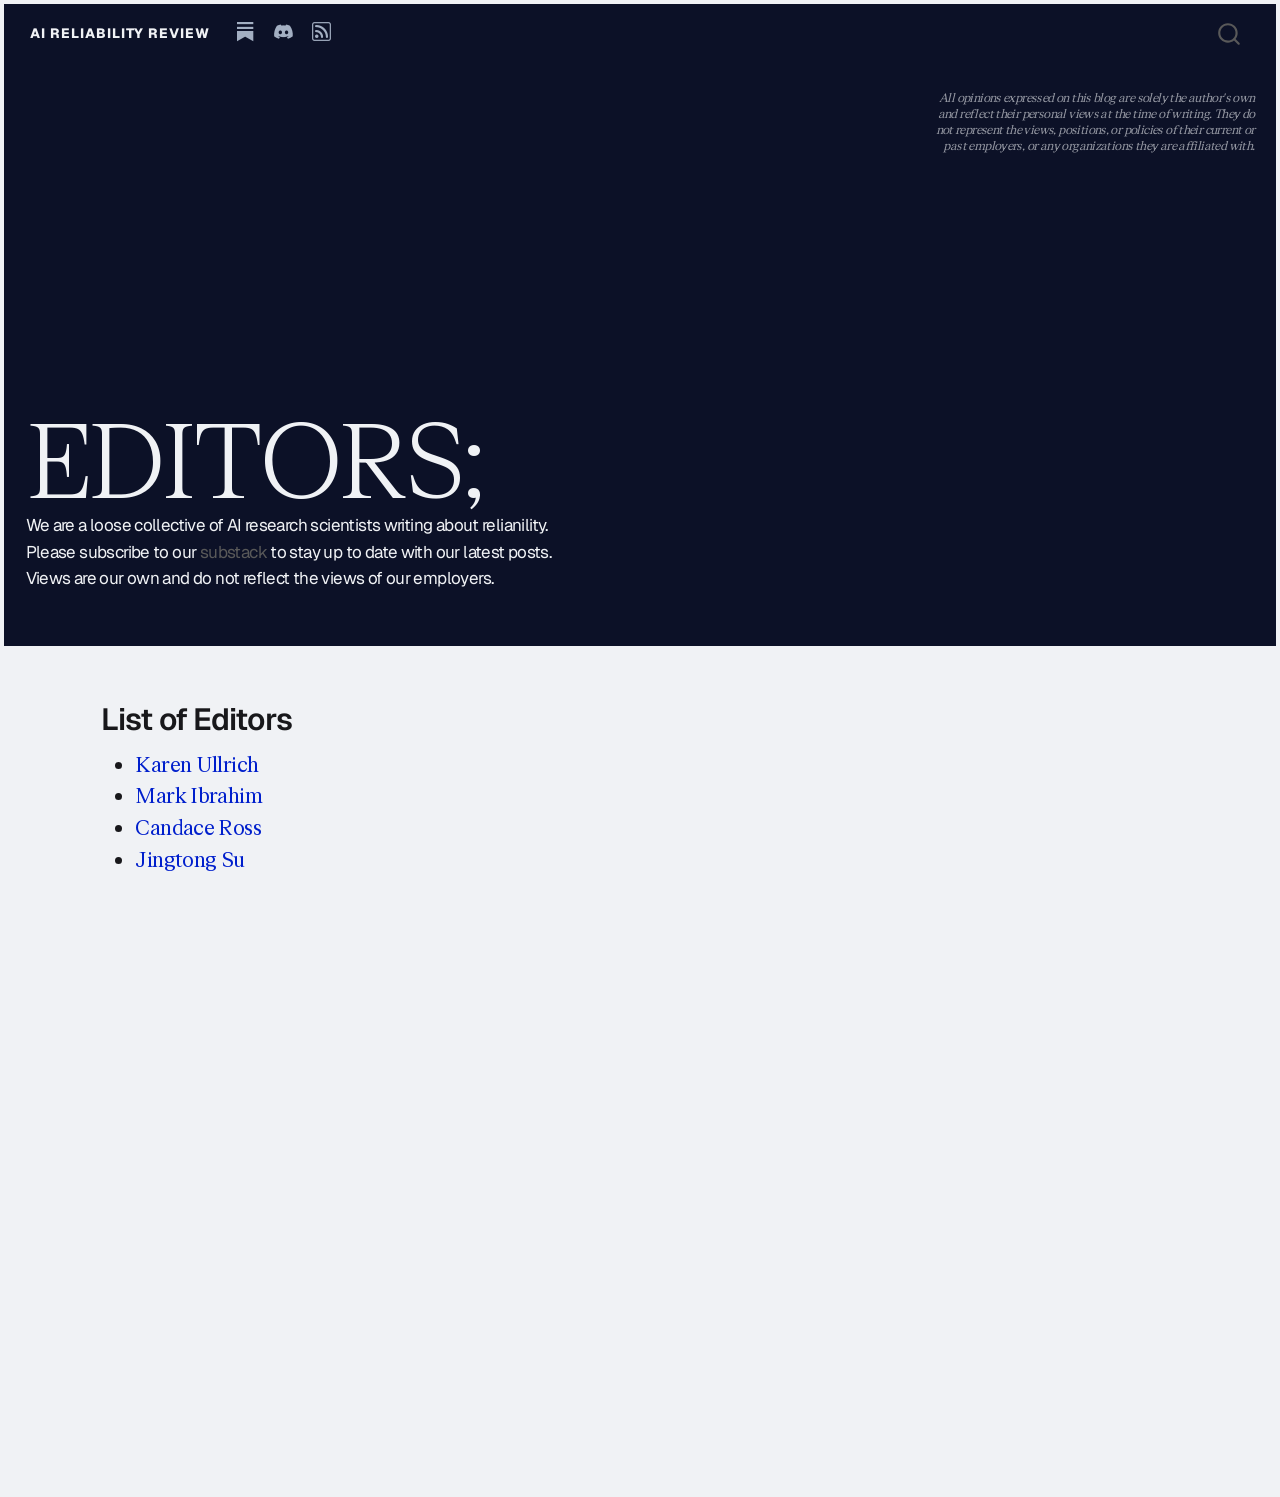
<file: editors.html>
<!DOCTYPE html>
<html xmlns="http://www.w3.org/1999/xhtml" lang="en" xml:lang="en"><head>

<meta charset="utf-8">
<meta name="generator" content="quarto-1.9.38">

<meta name="viewport" content="width=device-width, initial-scale=1.0, user-scalable=yes">

<meta name="description" content="We are a loose collective of AI research scientists writing about relianility. Please subscribe to our substack to stay up to date with our latest posts. Views are our own and do not reflect the views of our employers.">

<title>EDITORS; – AI RELIABILITY REVIEW</title>
<style>
/* Default styles provided by pandoc.
** See https://pandoc.org/MANUAL.html#variables-for-html for config info.
*/
code{white-space: pre-wrap;}
span.smallcaps{font-variant: small-caps;}
div.columns{display: flex; gap: min(4vw, 1.5em);}
div.column{flex: auto; overflow-x: auto;}
div.hanging-indent{margin-left: 1.5em; text-indent: -1.5em;}
ul.task-list{list-style: none;}
ul.task-list li input[type="checkbox"] {
  width: 0.8em;
  margin: 0 0.8em 0.2em -1em; /* quarto-specific, see https://github.com/quarto-dev/quarto-cli/issues/4556 */ 
  vertical-align: middle;
}
</style>


<script src="site_libs/quarto-nav/quarto-nav.js"></script>
<script src="site_libs/quarto-nav/headroom.min.js"></script>
<script src="site_libs/clipboard/clipboard.min.js"></script>
<script src="site_libs/quarto-search/autocomplete.umd.js"></script>
<script src="site_libs/quarto-search/fuse.min.js"></script>
<script src="site_libs/quarto-search/quarto-search.js"></script>
<meta name="quarto:offset" content="./">
<script src="site_libs/quarto-html/quarto.js" type="module"></script>
<script src="site_libs/quarto-html/tabsets/tabsets.js" type="module"></script>
<script src="site_libs/quarto-html/popper.min.js"></script>
<script src="site_libs/quarto-html/tippy.umd.min.js"></script>
<script src="site_libs/quarto-html/anchor.min.js"></script>
<link href="site_libs/quarto-html/tippy.css" rel="stylesheet">
<link href="site_libs/quarto-html/quarto-syntax-highlighting-15634bcf2e68342d4ad2dfa704d543f6.css" rel="stylesheet" id="quarto-text-highlighting-styles">
<script src="site_libs/bootstrap/bootstrap.min.js"></script>
<link href="site_libs/bootstrap/bootstrap-icons.css" rel="stylesheet">
<link href="site_libs/bootstrap/bootstrap-887cb95d8abf5ad28a22599edb5cda31.min.css" rel="stylesheet" append-hash="true" id="quarto-bootstrap" data-mode="light">
<script id="quarto-search-options" type="application/json">{
  "location": "navbar",
  "copy-button": false,
  "collapse-after": 3,
  "panel-placement": "end",
  "type": "overlay",
  "limit": 50,
  "keyboard-shortcut": [
    "f",
    "/",
    "s"
  ],
  "show-item-context": false,
  "language": {
    "search-no-results-text": "No results",
    "search-matching-documents-text": "matching documents",
    "search-copy-link-title": "Copy link to search",
    "search-hide-matches-text": "Hide additional matches",
    "search-more-match-text": "more match in this document",
    "search-more-matches-text": "more matches in this document",
    "search-clear-button-title": "Clear",
    "search-text-placeholder": "",
    "search-detached-cancel-button-title": "Cancel",
    "search-submit-button-title": "Submit",
    "search-label": "Search"
  }
}</script>


<link rel="stylesheet" href="styles/styles.css">
<link rel="stylesheet" href="styles/fonts.css">
</head>

<body class="nav-fixed fullcontent quarto-light">

<div id="quarto-search-results"></div>
  <header id="quarto-header" class="headroom fixed-top quarto-banner">
    <nav class="navbar navbar-expand-lg " data-bs-theme="dark">
      <div class="navbar-container container-fluid">
      <div class="navbar-brand-container mx-auto">
    <a class="navbar-brand" href="./index.html">
    <span class="navbar-title">AI RELIABILITY REVIEW</span>
    </a>
  </div>
            <div id="quarto-search" class="" title="Search"></div>
          <button class="navbar-toggler" type="button" data-bs-toggle="collapse" data-bs-target="#navbarCollapse" aria-controls="navbarCollapse" role="menu" aria-expanded="false" aria-label="Toggle navigation" onclick="if (window.quartoToggleHeadroom) { window.quartoToggleHeadroom(); }">
  <span class="navbar-toggler-icon"></span>
</button>
          <div class="collapse navbar-collapse" id="navbarCollapse">
            <ul class="navbar-nav navbar-nav-scroll me-auto">
  <li class="nav-item compact">
    <a class="nav-link" href="https://aireliabilityreview.substack.com/"> <i class="bi bi-substack" role="img">
</i> 
<span class="menu-text"></span></a>
  </li>  
  <li class="nav-item compact">
    <a class="nav-link" href="https://discord.gg/RZHSpYuqbz"> <i class="bi bi-discord" role="img">
</i> 
<span class="menu-text"></span></a>
  </li>  
  <li class="nav-item compact">
    <a class="nav-link" href="./index.xml"> <i class="bi bi-rss" role="img">
</i> 
<span class="menu-text"></span></a>
  </li>  
</ul>
          </div> <!-- /navcollapse -->
            <div class="quarto-navbar-tools">
</div>
      </div> <!-- /container-fluid -->
    </nav>
</header>
<!-- content -->
<header id="title-block-header" class="quarto-title-block default page-columns page-full">
  <div class="quarto-title-banner page-columns page-full">
    <div class="quarto-title column-body">
      <h1 class="title">EDITORS;</h1>
                  <div>
        <div class="description">
          We are a loose collective of AI research scientists writing about relianility.<br>Please subscribe to our <a href="https://aireliabilityreview.substack.com/">substack</a> to stay up to date with our latest posts.<br>Views are our own and do not reflect the views of our employers.
        </div>
      </div>
                </div>
  </div>
    
  
  <div class="quarto-title-meta">

      
    
      
    </div>
    
  
  </header><div id="quarto-content" class="quarto-container page-columns page-rows-contents page-layout-article page-navbar">
<!-- sidebar -->
<!-- margin-sidebar -->
    
<!-- main -->
<main class="content quarto-banner-title-block" id="quarto-document-content">





<section id="list-of-editors" class="level2">
<h2 class="anchored" data-anchor-id="list-of-editors">List of Editors</h2>
<ul>
<li><a href="https://karenullrich.info/">Karen Ullrich</a></li>
<li><a href="https://markibrahim.me/">Mark Ibrahim</a></li>
<li><a href="http://candaceross.io/">Candace Ross</a></li>
<li><a href="https://cims.nyu.edu/~js12196/">Jingtong Su</a></li>
</ul>


</section>

</main> <!-- /main -->
<script>
(function () {
  'use strict';

  window.addEventListener('load', function () {

    // All inline footnote reference superscripts
    var refs = Array.from(document.querySelectorAll('sup.footnote-ref, a.footnote-ref'));
    if (!refs.length) return;

    // For each ref, find its corresponding margin footnote element.
    // Quarto links them: the ref has href="#fn1", the margin note has id="fn1"
    // (or a parent .column-margin wraps it).
    var pairs = [];

    refs.forEach(function (ref) {
      var link = ref.tagName === 'A' ? ref : ref.querySelector('a');
      if (!link) return;

      var href = link.getAttribute('href');
      if (!href) return;

      var targetId = href.replace(/^#/, '');
      var target = document.getElementById(targetId);
      if (!target) return;

      // Walk up to find the .column-margin wrapper (Quarto wraps each
      // margin footnote in one)
      var marginEl = target.closest('.column-margin') || target;

      pairs.push({ ref: ref, margin: marginEl });
    });

    if (!pairs.length) return;

    var allMargins = pairs.map(function (p) { return p.margin; });

    function highlight(active) {
      allMargins.forEach(function (el) {
        if (el === active) {
          el.style.opacity = '1';
          el.style.filter = '';
        } else {
          el.style.opacity = '0.2';
          el.style.filter = 'grayscale(1)';
        }
      });
    }

    function reset() {
      allMargins.forEach(function (el) {
        el.style.opacity = '';
        el.style.filter = '';
      });
    }

    pairs.forEach(function (pair) {
      // Hover on the in-text superscript
      pair.ref.addEventListener('mouseenter', function () { highlight(pair.margin); });
      pair.ref.addEventListener('mouseleave', reset);

      // Hover on the margin note itself
      pair.margin.addEventListener('mouseenter', function () { highlight(pair.margin); });
      pair.margin.addEventListener('mouseleave', reset);
    });

  });
})();
</script>
<script id="quarto-html-after-body" type="application/javascript">
  window.document.addEventListener("DOMContentLoaded", function (event) {
    const icon = "";
    const anchorJS = new window.AnchorJS();
    anchorJS.options = {
      placement: 'right',
      icon: icon
    };
    anchorJS.add('.anchored');
    const isCodeAnnotation = (el) => {
      for (const clz of el.classList) {
        if (clz.startsWith('code-annotation-')) {                     
          return true;
        }
      }
      return false;
    }
    const onCopySuccess = function(e) {
      // button target
      const button = e.trigger;
      // don't keep focus
      button.blur();
      // flash "checked"
      button.classList.add('code-copy-button-checked');
      var currentTitle = button.getAttribute("title");
      button.setAttribute("title", "Copied!");
      let tooltip;
      if (window.bootstrap) {
        button.setAttribute("data-bs-toggle", "tooltip");
        button.setAttribute("data-bs-placement", "left");
        button.setAttribute("data-bs-title", "Copied!");
        tooltip = new bootstrap.Tooltip(button, 
          { trigger: "manual", 
            customClass: "code-copy-button-tooltip",
            offset: [0, -8]});
        tooltip.show();    
      }
      setTimeout(function() {
        if (tooltip) {
          tooltip.hide();
          button.removeAttribute("data-bs-title");
          button.removeAttribute("data-bs-toggle");
          button.removeAttribute("data-bs-placement");
        }
        button.setAttribute("title", currentTitle);
        button.classList.remove('code-copy-button-checked');
      }, 1000);
      // clear code selection
      e.clearSelection();
    }
    const getTextToCopy = function(trigger) {
      const outerScaffold = trigger.parentElement.cloneNode(true);
      const codeEl = outerScaffold.querySelector('code');
      for (const childEl of codeEl.children) {
        if (isCodeAnnotation(childEl)) {
          childEl.remove();
        }
      }
      return codeEl.innerText;
    }
    const clipboard = new window.ClipboardJS('.code-copy-button:not([data-in-quarto-modal])', {
      text: getTextToCopy
    });
    clipboard.on('success', onCopySuccess);
    if (window.document.getElementById('quarto-embedded-source-code-modal')) {
      const clipboardModal = new window.ClipboardJS('.code-copy-button[data-in-quarto-modal]', {
        text: getTextToCopy,
        container: window.document.getElementById('quarto-embedded-source-code-modal')
      });
      clipboardModal.on('success', onCopySuccess);
    }
      var localhostRegex = new RegExp(/^(?:http|https):\/\/localhost\:?[0-9]*\//);
      var mailtoRegex = new RegExp(/^mailto:/);
        var filterRegex = new RegExp("https:\/\/reliable-ai\.review");
      var isInternal = (href) => {
          return filterRegex.test(href) || localhostRegex.test(href) || mailtoRegex.test(href);
      }
      // Inspect non-navigation links and adorn them if external
     var links = window.document.querySelectorAll('a[href]:not(.nav-link):not(.navbar-brand):not(.toc-action):not(.sidebar-link):not(.sidebar-item-toggle):not(.pagination-link):not(.no-external):not([aria-hidden]):not(.dropdown-item):not(.quarto-navigation-tool):not(.about-link)');
      for (var i=0; i<links.length; i++) {
        const link = links[i];
        if (!isInternal(link.href)) {
          // undo the damage that might have been done by quarto-nav.js in the case of
          // links that we want to consider external
          if (link.dataset.originalHref !== undefined) {
            link.href = link.dataset.originalHref;
          }
        }
      }
    function tippyHover(el, contentFn, onTriggerFn, onUntriggerFn) {
      const config = {
        allowHTML: true,
        maxWidth: 500,
        delay: 100,
        arrow: false,
        appendTo: function(el) {
            return el.parentElement;
        },
        interactive: true,
        interactiveBorder: 10,
        theme: 'quarto',
        placement: 'bottom-start',
      };
      if (contentFn) {
        config.content = contentFn;
      }
      if (onTriggerFn) {
        config.onTrigger = onTriggerFn;
      }
      if (onUntriggerFn) {
        config.onUntrigger = onUntriggerFn;
      }
      window.tippy(el, config); 
    }
    const noterefs = window.document.querySelectorAll('a[role="doc-noteref"]');
    for (var i=0; i<noterefs.length; i++) {
      const ref = noterefs[i];
      tippyHover(ref, function() {
        // use id or data attribute instead here
        let href = ref.getAttribute('data-footnote-href') || ref.getAttribute('href');
        try { href = new URL(href).hash; } catch {}
        const id = href.replace(/^#\/?/, "");
        const note = window.document.getElementById(id);
        if (note) {
          return note.innerHTML;
        } else {
          return "";
        }
      });
    }
    const xrefs = window.document.querySelectorAll('a.quarto-xref');
    const processXRef = (id, note) => {
      // Strip column container classes
      const stripColumnClz = (el) => {
        el.classList.remove("page-full", "page-columns");
        if (el.children) {
          for (const child of el.children) {
            stripColumnClz(child);
          }
        }
      }
      stripColumnClz(note)
      if (id === null || id.startsWith('sec-')) {
        // Special case sections, only their first couple elements
        const container = document.createElement("div");
        if (note.children && note.children.length > 2) {
          container.appendChild(note.children[0].cloneNode(true));
          for (let i = 1; i < note.children.length; i++) {
            const child = note.children[i];
            if (child.tagName === "P" && child.innerText === "") {
              continue;
            } else {
              container.appendChild(child.cloneNode(true));
              break;
            }
          }
          if (window.Quarto?.typesetMath) {
            window.Quarto.typesetMath(container);
          }
          return container.innerHTML
        } else {
          if (window.Quarto?.typesetMath) {
            window.Quarto.typesetMath(note);
          }
          return note.innerHTML;
        }
      } else {
        // Remove any anchor links if they are present
        const anchorLink = note.querySelector('a.anchorjs-link');
        if (anchorLink) {
          anchorLink.remove();
        }
        if (window.Quarto?.typesetMath) {
          window.Quarto.typesetMath(note);
        }
        if (note.classList.contains("callout")) {
          return note.outerHTML;
        } else {
          return note.innerHTML;
        }
      }
    }
    for (var i=0; i<xrefs.length; i++) {
      const xref = xrefs[i];
      tippyHover(xref, undefined, function(instance) {
        instance.disable();
        let url = xref.getAttribute('href');
        let hash = undefined; 
        if (url.startsWith('#')) {
          hash = url;
        } else {
          try { hash = new URL(url).hash; } catch {}
        }
        if (hash) {
          const id = hash.replace(/^#\/?/, "");
          const note = window.document.getElementById(id);
          if (note !== null) {
            try {
              const html = processXRef(id, note.cloneNode(true));
              instance.setContent(html);
            } finally {
              instance.enable();
              instance.show();
            }
          } else {
            // See if we can fetch this
            fetch(url.split('#')[0])
            .then(res => res.text())
            .then(html => {
              const parser = new DOMParser();
              const htmlDoc = parser.parseFromString(html, "text/html");
              const note = htmlDoc.getElementById(id);
              if (note !== null) {
                const html = processXRef(id, note);
                instance.setContent(html);
              } 
            }).finally(() => {
              instance.enable();
              instance.show();
            });
          }
        } else {
          // See if we can fetch a full url (with no hash to target)
          // This is a special case and we should probably do some content thinning / targeting
          fetch(url)
          .then(res => res.text())
          .then(html => {
            const parser = new DOMParser();
            const htmlDoc = parser.parseFromString(html, "text/html");
            const note = htmlDoc.querySelector('main.content');
            if (note !== null) {
              // This should only happen for chapter cross references
              // (since there is no id in the URL)
              // remove the first header
              if (note.children.length > 0 && note.children[0].tagName === "HEADER") {
                note.children[0].remove();
              }
              const html = processXRef(null, note);
              instance.setContent(html);
            } 
          }).finally(() => {
            instance.enable();
            instance.show();
          });
        }
      }, function(instance) {
      });
    }
        let selectedAnnoteEl;
        const selectorForAnnotation = ( cell, annotation) => {
          let cellAttr = 'data-code-cell="' + cell + '"';
          let lineAttr = 'data-code-annotation="' +  annotation + '"';
          const selector = 'span[' + cellAttr + '][' + lineAttr + ']';
          return selector;
        }
        const selectCodeLines = (annoteEl) => {
          const doc = window.document;
          const targetCell = annoteEl.getAttribute("data-target-cell");
          const targetAnnotation = annoteEl.getAttribute("data-target-annotation");
          const annoteSpan = window.document.querySelector(selectorForAnnotation(targetCell, targetAnnotation));
          const lines = annoteSpan.getAttribute("data-code-lines").split(",");
          const lineIds = lines.map((line) => {
            return targetCell + "-" + line;
          })
          let top = null;
          let height = null;
          let parent = null;
          if (lineIds.length > 0) {
              //compute the position of the single el (top and bottom and make a div)
              const el = window.document.getElementById(lineIds[0]);
              top = el.offsetTop;
              height = el.offsetHeight;
              parent = el.parentElement.parentElement;
            if (lineIds.length > 1) {
              const lastEl = window.document.getElementById(lineIds[lineIds.length - 1]);
              const bottom = lastEl.offsetTop + lastEl.offsetHeight;
              height = bottom - top;
            }
            if (top !== null && height !== null && parent !== null) {
              // cook up a div (if necessary) and position it 
              let div = window.document.getElementById("code-annotation-line-highlight");
              if (div === null) {
                div = window.document.createElement("div");
                div.setAttribute("id", "code-annotation-line-highlight");
                div.style.position = 'absolute';
                parent.appendChild(div);
              }
              div.style.top = top - 2 + "px";
              div.style.height = height + 4 + "px";
              div.style.left = 0;
              let gutterDiv = window.document.getElementById("code-annotation-line-highlight-gutter");
              if (gutterDiv === null) {
                gutterDiv = window.document.createElement("div");
                gutterDiv.setAttribute("id", "code-annotation-line-highlight-gutter");
                gutterDiv.style.position = 'absolute';
                const codeCell = window.document.getElementById(targetCell);
                const gutter = codeCell.querySelector('.code-annotation-gutter');
                gutter.appendChild(gutterDiv);
              }
              gutterDiv.style.top = top - 2 + "px";
              gutterDiv.style.height = height + 4 + "px";
            }
            selectedAnnoteEl = annoteEl;
          }
        };
        const unselectCodeLines = () => {
          const elementsIds = ["code-annotation-line-highlight", "code-annotation-line-highlight-gutter"];
          elementsIds.forEach((elId) => {
            const div = window.document.getElementById(elId);
            if (div) {
              div.remove();
            }
          });
          selectedAnnoteEl = undefined;
        };
          // Handle positioning of the toggle
      window.addEventListener(
        "resize",
        throttle(() => {
          elRect = undefined;
          if (selectedAnnoteEl) {
            selectCodeLines(selectedAnnoteEl);
          }
        }, 10)
      );
      function throttle(fn, ms) {
      let throttle = false;
      let timer;
        return (...args) => {
          if(!throttle) { // first call gets through
              fn.apply(this, args);
              throttle = true;
          } else { // all the others get throttled
              if(timer) clearTimeout(timer); // cancel #2
              timer = setTimeout(() => {
                fn.apply(this, args);
                timer = throttle = false;
              }, ms);
          }
        };
      }
        // Attach click handler to the DT
        const annoteDls = window.document.querySelectorAll('dt[data-target-cell]');
        for (const annoteDlNode of annoteDls) {
          annoteDlNode.addEventListener('click', (event) => {
            const clickedEl = event.target;
            if (clickedEl !== selectedAnnoteEl) {
              unselectCodeLines();
              const activeEl = window.document.querySelector('dt[data-target-cell].code-annotation-active');
              if (activeEl) {
                activeEl.classList.remove('code-annotation-active');
              }
              selectCodeLines(clickedEl);
              clickedEl.classList.add('code-annotation-active');
            } else {
              // Unselect the line
              unselectCodeLines();
              clickedEl.classList.remove('code-annotation-active');
            }
          });
        }
    const findCites = (el) => {
      const parentEl = el.parentElement;
      if (parentEl) {
        const cites = parentEl.dataset.cites;
        if (cites) {
          return {
            el,
            cites: cites.split(' ')
          };
        } else {
          return findCites(el.parentElement)
        }
      } else {
        return undefined;
      }
    };
    var bibliorefs = window.document.querySelectorAll('a[role="doc-biblioref"]');
    for (var i=0; i<bibliorefs.length; i++) {
      const ref = bibliorefs[i];
      const citeInfo = findCites(ref);
      if (citeInfo) {
        tippyHover(citeInfo.el, function() {
          var popup = window.document.createElement('div');
          citeInfo.cites.forEach(function(cite) {
            var citeDiv = window.document.createElement('div');
            citeDiv.classList.add('hanging-indent');
            citeDiv.classList.add('csl-entry');
            var biblioDiv = window.document.getElementById('ref-' + cite);
            if (biblioDiv) {
              citeDiv.innerHTML = biblioDiv.innerHTML;
            }
            popup.appendChild(citeDiv);
          });
          return popup.innerHTML;
        });
      }
    }
  });
  </script>
</div> <!-- /content -->




</body></html>
</file>
<file: site_libs/quarto-html/tippy.css>
.tippy-box[data-animation=fade][data-state=hidden]{opacity:0}[data-tippy-root]{max-width:calc(100vw - 10px)}.tippy-box{position:relative;background-color:#333;color:#fff;border-radius:4px;font-size:14px;line-height:1.4;white-space:normal;outline:0;transition-property:transform,visibility,opacity}.tippy-box[data-placement^=top]>.tippy-arrow{bottom:0}.tippy-box[data-placement^=top]>.tippy-arrow:before{bottom:-7px;left:0;border-width:8px 8px 0;border-top-color:initial;transform-origin:center top}.tippy-box[data-placement^=bottom]>.tippy-arrow{top:0}.tippy-box[data-placement^=bottom]>.tippy-arrow:before{top:-7px;left:0;border-width:0 8px 8px;border-bottom-color:initial;transform-origin:center bottom}.tippy-box[data-placement^=left]>.tippy-arrow{right:0}.tippy-box[data-placement^=left]>.tippy-arrow:before{border-width:8px 0 8px 8px;border-left-color:initial;right:-7px;transform-origin:center left}.tippy-box[data-placement^=right]>.tippy-arrow{left:0}.tippy-box[data-placement^=right]>.tippy-arrow:before{left:-7px;border-width:8px 8px 8px 0;border-right-color:initial;transform-origin:center right}.tippy-box[data-inertia][data-state=visible]{transition-timing-function:cubic-bezier(.54,1.5,.38,1.11)}.tippy-arrow{width:16px;height:16px;color:#333}.tippy-arrow:before{content:"";position:absolute;border-color:transparent;border-style:solid}.tippy-content{position:relative;padding:5px 9px;z-index:1}
</file>
<file: site_libs/quarto-html/quarto-syntax-highlighting-15634bcf2e68342d4ad2dfa704d543f6.css>
/* quarto syntax highlight colors */
:root {
  --quarto-hl-ot-color: #003B4F;
  --quarto-hl-at-color: #657422;
  --quarto-hl-ss-color: #20794D;
  --quarto-hl-an-color: #5E5E5E;
  --quarto-hl-fu-color: #4758AB;
  --quarto-hl-st-color: #20794D;
  --quarto-hl-cf-color: #003B4F;
  --quarto-hl-op-color: #5E5E5E;
  --quarto-hl-er-color: #AD0000;
  --quarto-hl-bn-color: #AD0000;
  --quarto-hl-al-color: #AD0000;
  --quarto-hl-va-color: #111111;
  --quarto-hl-bu-color: inherit;
  --quarto-hl-ex-color: inherit;
  --quarto-hl-pp-color: #AD0000;
  --quarto-hl-in-color: #5E5E5E;
  --quarto-hl-vs-color: #20794D;
  --quarto-hl-wa-color: #5E5E5E;
  --quarto-hl-do-color: #5E5E5E;
  --quarto-hl-im-color: #00769E;
  --quarto-hl-ch-color: #20794D;
  --quarto-hl-dt-color: #AD0000;
  --quarto-hl-fl-color: #AD0000;
  --quarto-hl-co-color: #5E5E5E;
  --quarto-hl-cv-color: #5E5E5E;
  --quarto-hl-cn-color: #8f5902;
  --quarto-hl-sc-color: #5E5E5E;
  --quarto-hl-dv-color: #AD0000;
  --quarto-hl-kw-color: #003B4F;
}

/* other quarto variables */
:root {
  --quarto-font-monospace: SFMono-Regular, Menlo, Monaco, Consolas, "Liberation Mono", "Courier New", monospace;
}

/* syntax highlight based on Pandoc's rules */
pre > code.sourceCode > span {
  color: #003B4F;
}

code.sourceCode > span {
  color: #003B4F;
}

div.sourceCode,
div.sourceCode pre.sourceCode {
  color: #003B4F;
}

/* Normal */
code span {
  color: #003B4F;
}

/* Alert */
code span.al {
  color: #AD0000;
  font-style: inherit;
}

/* Annotation */
code span.an {
  color: #5E5E5E;
  font-style: inherit;
}

/* Attribute */
code span.at {
  color: #657422;
  font-style: inherit;
}

/* BaseN */
code span.bn {
  color: #AD0000;
  font-style: inherit;
}

/* BuiltIn */
code span.bu {
  font-style: inherit;
}

/* ControlFlow */
code span.cf {
  color: #003B4F;
  font-weight: bold;
  font-style: inherit;
}

/* Char */
code span.ch {
  color: #20794D;
  font-style: inherit;
}

/* Constant */
code span.cn {
  color: #8f5902;
  font-style: inherit;
}

/* Comment */
code span.co {
  color: #5E5E5E;
  font-style: inherit;
}

/* CommentVar */
code span.cv {
  color: #5E5E5E;
  font-style: italic;
}

/* Documentation */
code span.do {
  color: #5E5E5E;
  font-style: italic;
}

/* DataType */
code span.dt {
  color: #AD0000;
  font-style: inherit;
}

/* DecVal */
code span.dv {
  color: #AD0000;
  font-style: inherit;
}

/* Error */
code span.er {
  color: #AD0000;
  font-style: inherit;
}

/* Extension */
code span.ex {
  font-style: inherit;
}

/* Float */
code span.fl {
  color: #AD0000;
  font-style: inherit;
}

/* Function */
code span.fu {
  color: #4758AB;
  font-style: inherit;
}

/* Import */
code span.im {
  color: #00769E;
  font-style: inherit;
}

/* Information */
code span.in {
  color: #5E5E5E;
  font-style: inherit;
}

/* Keyword */
code span.kw {
  color: #003B4F;
  font-weight: bold;
  font-style: inherit;
}

/* Operator */
code span.op {
  color: #5E5E5E;
  font-style: inherit;
}

/* Other */
code span.ot {
  color: #003B4F;
  font-style: inherit;
}

/* Preprocessor */
code span.pp {
  color: #AD0000;
  font-style: inherit;
}

/* SpecialChar */
code span.sc {
  color: #5E5E5E;
  font-style: inherit;
}

/* SpecialString */
code span.ss {
  color: #20794D;
  font-style: inherit;
}

/* String */
code span.st {
  color: #20794D;
  font-style: inherit;
}

/* Variable */
code span.va {
  color: #111111;
  font-style: inherit;
}

/* VerbatimString */
code span.vs {
  color: #20794D;
  font-style: inherit;
}

/* Warning */
code span.wa {
  color: #5E5E5E;
  font-style: italic;
}

.prevent-inlining {
  content: "</";
}

/*# sourceMappingURL=f23921c56f73e400b49028c9186a1aa0.css.map */
</file>
<file: styles/styles.css>
/* css styles */
</file>
<file: styles/fonts.css>
/* Fonts
   Geist — Vercel, MIT license
   FK Roman Standard — Florian Karsten (local prototype use only)
*/

@font-face {
  font-family: "Geist";
  src: url("../assets/fonts/Geist-Variable.woff2") format("woff2");
  font-weight: 100 900;
  font-style: normal;
  font-display: swap;
}

@font-face {
  font-family: "FK Roman Standard";
  src: url("../assets/fonts/FKRomanStandardVariable.woff2") format("woff2");
  font-weight: 100 900;
  font-style: normal;
  font-display: swap;
}

:root {
  --ff-sans: "Geist", Arial, sans-serif;
  --ff-seri: "FK Roman Standard", Georgia, serif;
  --ff-pixel: "Geist", monospace;
}
</file>
